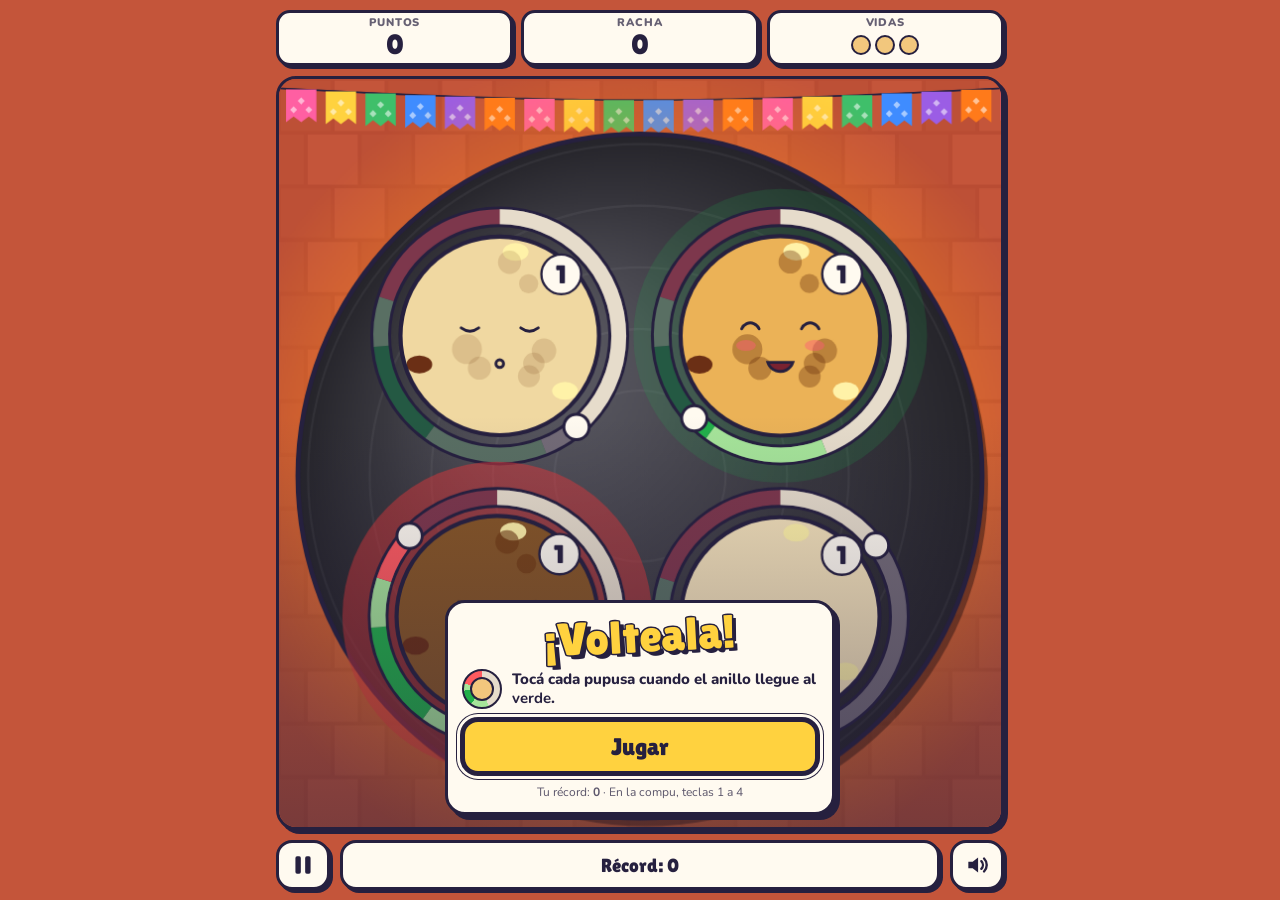
<file: index.html>
<!doctype html>
<html lang="es">
<head>
<meta charset="utf-8">
<meta name="viewport" content="width=device-width,initial-scale=1,viewport-fit=cover">
<title>¡Volteala!</title>
<link rel="preconnect" href="https://fonts.googleapis.com">
<link rel="preconnect" href="https://fonts.gstatic.com" crossorigin>
<link rel="stylesheet" href="https://fonts.googleapis.com/css2?family=Lilita+One&family=Nunito:wght@600;800;900&display=swap">
<link rel="stylesheet" href="css/estilos.css">
</head>
<body>
<div class="app">
  <header class="hud">
    <div class="chip"><span class="lbl">Puntos</span><span class="val" id="score">0</span></div>
    <div class="chip" id="streakChip"><span class="lbl">Racha</span><span class="val" id="streak">0</span></div>
    <div class="chip" id="livesChip"><span class="lbl">Vidas</span><span class="lives" id="lives" aria-label="3 vidas"></span></div>
  </header>

  <main class="stage" id="stage">
    <canvas id="game" aria-label="Comal con pupusas"></canvas>
    <div class="overlay" id="overlay">
      <section class="panel compact" id="ovMenu">
        <h1 class="logo">¡Volteala!</h1>
        <p class="lead"><span class="ring-demo" aria-hidden="true"></span><span>Tocá cada pupusa cuando el anillo llegue al <b>verde</b>.</span></p>
        <button class="btn big" id="playBtn" type="button">Jugar</button>
        <p class="keys">Tu récord: <b id="bestTxt">0</b> · En la compu, teclas 1 a 4</p>
      </section>

      <section class="panel" id="ovPause" hidden>
        <h2 class="title">Pausa</h2>
        <button class="btn big" id="resumeBtn" type="button">Seguir</button>
        <button class="btn ghost" id="quitBtn" type="button">Salir al menú</button>
      </section>

      <section class="panel" id="ovOver" hidden>
        <h2 class="title">¡Se quemaron 3!</h2>
        <p class="newbest" id="newBest" hidden>¡Récord nuevo!</p>
        <div class="final"><span class="lbl">Puntos</span><span class="big-num" id="finalScore">0</span></div>
        <dl class="stats">
          <div class="st-good"><dt>🟩 Perfectas</dt><dd id="stPerf">0</dd></div>
          <div><dt>🟨 Buenas</dt><dd id="stOk">0</dd></div>
          <div><dt>⬜ Crudas</dt><dd id="stRaw">0</dd></div>
          <div class="st-bad"><dt>🟥 Quemadas</dt><dd id="stBurnt">0</dd></div>
          <div><dt>Mejor racha</dt><dd id="stStreak">0</dd></div>
          <div><dt>Nivel</dt><dd id="stLevel">1</dd></div>
        </dl>
        <button class="btn big" id="againBtn" type="button">Otra vez</button>
        <button class="btn ghost" id="menuBtn" type="button">Menú</button>
      </section>
    </div>
  </main>

  <footer class="bar">
    <button class="btn icon" id="pauseBtn" type="button" aria-label="Pausa">
      <svg viewBox="0 0 24 24" aria-hidden="true"><rect x="5" y="4" width="5" height="16" rx="1.5" fill="currentColor"/><rect x="14" y="4" width="5" height="16" rx="1.5" fill="currentColor"/></svg>
    </button>
    <div class="pill" id="modePill">¡Volteala!</div>
    <button class="btn icon" id="soundBtn" type="button" aria-label="Sonido" aria-pressed="true"></button>
  </footer>
</div>

<!-- El orden importa: cada archivo usa lo que definen los anteriores -->
<script src="js/config.js"></script>
<script src="js/sonido.js"></script>
<script src="js/dibujo.js"></script>
<script src="js/juego.js"></script>
<script src="js/main.js"></script>
</body>
</html>
</file>
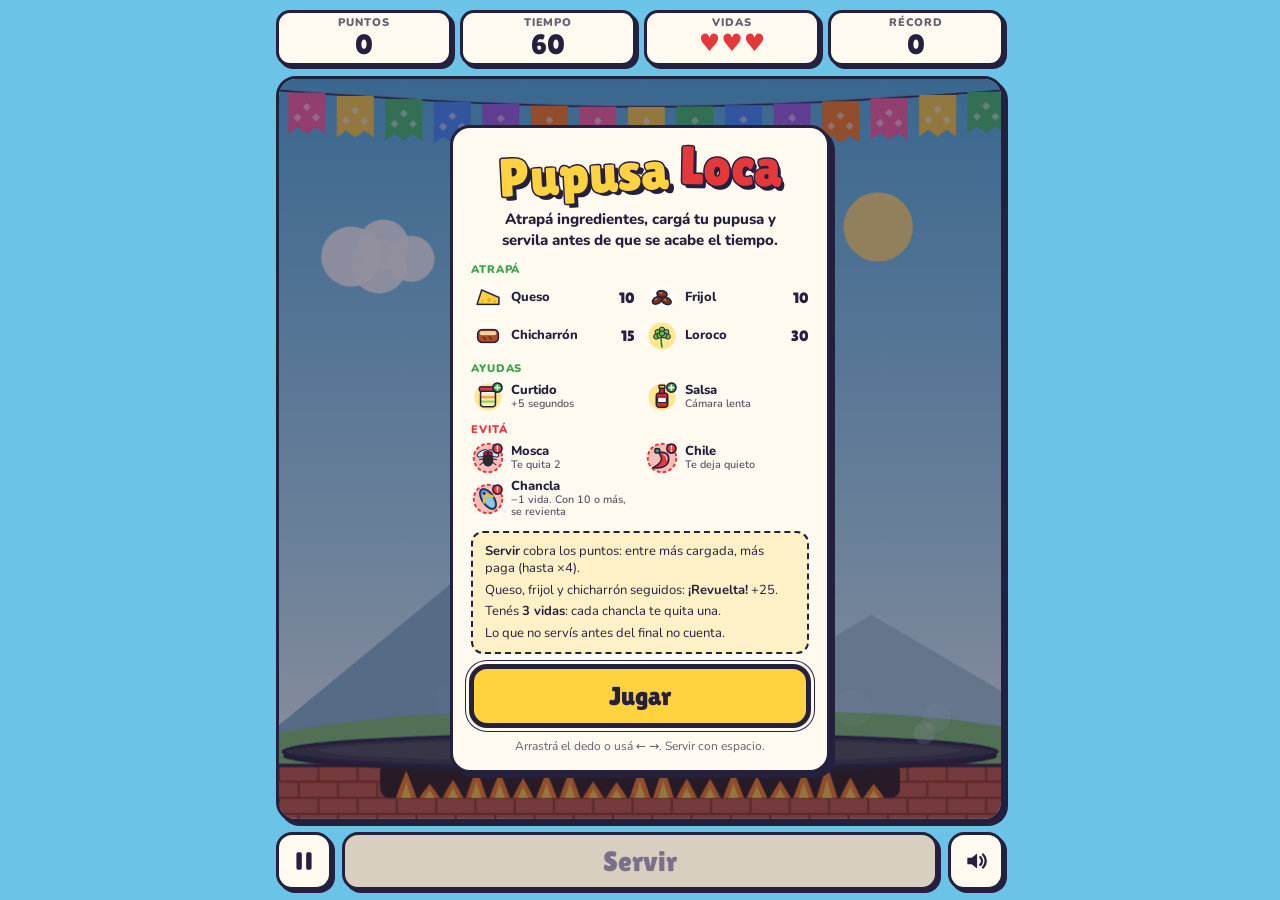
<file: versiones/1-pupusa-loca-atrapar.html>
<!doctype html><html lang="es"><head><meta charset="utf-8"><meta name="viewport" content="width=device-width,initial-scale=1,viewport-fit=cover"></head><body>
<title>Pupusa Loca</title>
<meta name="claude:viewport-fit-sides" content="cover">
<link rel="preconnect" href="https://fonts.googleapis.com">
<link rel="preconnect" href="https://fonts.gstatic.com" crossorigin>
<link rel="stylesheet" href="https://fonts.googleapis.com/css2?family=Lilita+One&family=Nunito:wght@600;800;900&display=swap">
<style>
/* Layout: una sola pantalla de arcade: marcador arriba, comal en el centro, botón Servir al alcance del pulgar */
:root {
  --sky: #6cc3e8;
  --ink: #26203f;
  --paper: #fffaf0;
  --gold: #ffd23f;
  --chile: #e5383b;
  --leaf: #3fa34d;
  --shade: rgba(38, 32, 63, .5);
  --display: "Lilita One", "Arial Rounded MT Bold", "Trebuchet MS", system-ui, sans-serif;
  --body: "Nunito", "Segoe UI", system-ui, sans-serif;
  color-scheme: light;
}
[hidden] { display: none !important; }
html, body { height: 100%; margin: 0; }
body {
  background: var(--sky);
  color: var(--ink);
  font-family: var(--body);
  overflow: hidden;
  -webkit-tap-highlight-color: transparent;
}
.app {
  box-sizing: border-box;
  height: 100%;
  max-width: 760px;
  margin: 0 auto;
  display: flex;
  flex-direction: column;
  gap: 10px;
  padding-block: 10px;
  padding-left: max(16px, env(safe-area-inset-left, 0px));
  padding-right: max(16px, env(safe-area-inset-right, 0px));
}
.hud { display: flex; gap: 8px; }
.chip {
  flex: 1;
  min-width: 0;
  display: flex;
  flex-direction: column;
  align-items: center;
  background: var(--paper);
  border: 3px solid var(--ink);
  border-radius: 14px;
  box-shadow: 3px 3px 0 var(--ink);
  padding: 2px 4px 4px;
}
.lbl {
  font-size: 11px;
  font-weight: 900;
  text-transform: uppercase;
  letter-spacing: .08em;
  opacity: .7;
}
.val {
  font-family: var(--display);
  font-size: clamp(20px, 5.5vw, 28px);
  line-height: 1.05;
  font-variant-numeric: tabular-nums;
}
.hearts { display: flex; gap: 1px; font-size: clamp(18px, 5vw, 24px); line-height: 1.15; font-family: "Segoe UI Symbol", system-ui, sans-serif; }
.heart { color: var(--chile); }
.heart.off { color: #d9cfc0; }
.chip.hurt { animation: hurt .4s; background: #ffd6d6; }
@keyframes hurt { 25% { transform: translateX(-5px); } 75% { transform: translateX(5px); } }
.chip.low { background: var(--chile); color: var(--paper); }
.chip.low .val { animation: tick 1s steps(1) infinite; }
@keyframes tick { 50% { transform: scale(1.12); } }

.stage {
  position: relative;
  flex: 1;
  min-height: 0;
  border: 3px solid var(--ink);
  border-radius: 20px;
  overflow: hidden;
  box-shadow: 4px 4px 0 var(--ink);
  background: var(--sky);
}
canvas#game { display: block; width: 100%; height: 100%; touch-action: none; cursor: grab; }

.overlay {
  position: absolute;
  inset: 0;
  display: grid;
  place-items: center;
  padding: 12px;
  background: var(--shade);
}
.panel {
  box-sizing: border-box;
  width: 100%;
  max-width: 380px;
  max-height: 100%;
  overflow-y: auto;
  background: var(--paper);
  border: 3px solid var(--ink);
  border-radius: 20px;
  box-shadow: 5px 5px 0 var(--ink);
  padding: 18px 18px 16px;
  display: flex;
  flex-direction: column;
  gap: 12px;
  text-align: center;
}
.logo {
  margin: 0;
  font-family: var(--display);
  font-weight: 400;
  font-size: clamp(40px, 12vw, 54px);
  line-height: .95;
  color: var(--gold);
  -webkit-text-stroke: 3px var(--ink);
  paint-order: stroke fill;
  text-shadow: 4px 4px 0 var(--ink);
  transform: rotate(-3deg);
  text-wrap: balance;
}
.logo span { color: var(--chile); display: inline-block; transform: rotate(4deg); }
.lead { margin: 0; font-weight: 800; font-size: 15px; line-height: 1.35; text-wrap: balance; }
.legend { display: grid; gap: 8px; text-align: left; }
.grp h2 {
  margin: 0 0 4px;
  font-size: 11px;
  font-weight: 900;
  text-transform: uppercase;
  letter-spacing: .08em;
  color: var(--leaf);
}
.grp.bad h2 { color: var(--chile); }
.grp ul {
  list-style: none;
  margin: 0;
  padding: 0;
  display: grid;
  grid-template-columns: 1fr 1fr;
  gap: 4px 10px;
}
.grp li { display: flex; align-items: center; gap: 6px; font-size: 13px; font-weight: 800; line-height: 1.15; min-width: 0; }
.grp li small { display: block; font-weight: 600; opacity: .75; }
.grp li b { font-family: var(--display); font-weight: 400; font-size: 15px; margin-left: auto; }
.ico { width: 34px; height: 34px; flex: none; }
.rules {
  margin: 0;
  padding: 10px 12px;
  list-style: none;
  text-align: left;
  font-size: 13px;
  line-height: 1.35;
  background: #fff1c7;
  border: 2px dashed var(--ink);
  border-radius: 12px;
  display: grid;
  gap: 4px;
}
.keys { margin: 0; font-size: 12px; opacity: .7; }
.title { margin: 0; font-family: var(--display); font-weight: 400; font-size: 32px; line-height: 1; text-wrap: balance; }
.newbest {
  margin: 0;
  align-self: center;
  font-family: var(--display);
  font-size: 18px;
  background: var(--gold);
  border: 3px solid var(--ink);
  border-radius: 999px;
  padding: 2px 14px;
  transform: rotate(-2deg);
}
.final { display: flex; flex-direction: column; align-items: center; }
.big-num { font-family: var(--display); font-size: 64px; line-height: 1; font-variant-numeric: tabular-nums; }
.stats { margin: 0; display: grid; grid-template-columns: repeat(3, 1fr); gap: 6px; }
.stats div { background: #fff1c7; border: 2px solid var(--ink); border-radius: 10px; padding: 6px 4px; }
.stats dt { font-size: 11px; font-weight: 800; line-height: 1.15; }
.stats dd { margin: 2px 0 0; font-family: var(--display); font-size: 22px; font-variant-numeric: tabular-nums; }

.btn {
  font-family: var(--display);
  font-size: 22px;
  color: var(--ink);
  background: var(--gold);
  border: 3px solid var(--ink);
  border-radius: 16px;
  box-shadow: 3px 3px 0 var(--ink);
  padding: 10px 18px;
  cursor: pointer;
  touch-action: manipulation;
  transition: transform .06s, box-shadow .06s;
}
.btn:active:not(:disabled) { transform: translate(3px, 3px); box-shadow: 0 0 0 var(--ink); }
.btn:focus-visible { outline: 3px solid var(--paper); outline-offset: 2px; box-shadow: 3px 3px 0 var(--ink), 0 0 0 6px var(--ink); }
.btn.big { font-size: 26px; padding: 12px 18px; }
.btn.ghost { background: var(--paper); font-size: 18px; padding: 8px 14px; }
.bar { display: flex; gap: 10px; align-items: stretch; }
.btn.serve { flex: 1; min-width: 0; font-size: clamp(22px, 6vw, 28px); background: var(--chile); color: var(--paper); }
.btn.serve:disabled { background: #d9cfc0; color: #7a7088; cursor: default; }
.btn.serve.urge { animation: urge .5s ease-in-out infinite alternate; }
@keyframes urge { to { transform: scale(1.04) rotate(-1deg); background: #ff5a3c; } }
.btn.icon { width: 56px; padding: 0; display: grid; place-items: center; background: var(--paper); }
.btn.icon svg { width: 26px; height: 26px; }
@media (prefers-reduced-motion: reduce) {
  .btn.serve.urge, .chip.low .val { animation: none; }
}
</style>

<div class="app">
  <header class="hud">
    <div class="chip"><span class="lbl">Puntos</span><span class="val" id="score">0</span></div>
    <div class="chip" id="timeChip"><span class="lbl">Tiempo</span><span class="val" id="time">60</span></div>
    <div class="chip" id="livesChip"><span class="lbl">Vidas</span><span class="hearts" id="hearts" aria-label="3 vidas"></span></div>
    <div class="chip"><span class="lbl">Récord</span><span class="val" id="best">0</span></div>
  </header>

  <main class="stage" id="stage">
    <canvas id="game" aria-label="Comal con la pupusa"></canvas>
    <div class="overlay" id="overlay">
      <section class="panel" id="ovMenu">
        <h1 class="logo">Pupusa <span>Loca</span></h1>
        <p class="lead">Atrapá ingredientes, cargá tu pupusa y servila antes de que se acabe el tiempo.</p>
        <div class="legend">
          <div class="grp">
            <h2>Atrapá</h2>
            <ul>
              <li><canvas class="ico" data-type="queso"></canvas>Queso<b>10</b></li>
              <li><canvas class="ico" data-type="frijol"></canvas>Frijol<b>10</b></li>
              <li><canvas class="ico" data-type="chicharron"></canvas>Chicharrón<b>15</b></li>
              <li><canvas class="ico" data-type="loroco"></canvas>Loroco<b>30</b></li>
            </ul>
          </div>
          <div class="grp">
            <h2>Ayudas</h2>
            <ul>
              <li><canvas class="ico" data-type="curtido"></canvas><span>Curtido<small>+5 segundos</small></span></li>
              <li><canvas class="ico" data-type="salsa"></canvas><span>Salsa<small>Cámara lenta</small></span></li>
            </ul>
          </div>
          <div class="grp bad">
            <h2>Evitá</h2>
            <ul>
              <li><canvas class="ico" data-type="mosca"></canvas><span>Mosca<small>Te quita 2</small></span></li>
              <li><canvas class="ico" data-type="chile"></canvas><span>Chile<small>Te deja quieto</small></span></li>
              <li><canvas class="ico" data-type="chancla"></canvas><span>Chancla<small>−1 vida. Con 10 o más, se revienta</small></span></li>
            </ul>
          </div>
        </div>
        <ul class="rules">
          <li><b>Servir</b> cobra los puntos: entre más cargada, más paga (hasta ×4).</li>
          <li>Queso, frijol y chicharrón seguidos: <b>¡Revuelta!</b> +25.</li>
          <li>Tenés <b>3 vidas</b>: cada chancla te quita una.</li>
          <li>Lo que no servís antes del final no cuenta.</li>
        </ul>
        <button class="btn big" id="playBtn" type="button">Jugar</button>
        <p class="keys">Arrastrá el dedo o usá ← →. Servir con espacio.</p>
      </section>

      <section class="panel" id="ovPause" hidden>
        <h2 class="title">Pausa</h2>
        <button class="btn big" id="resumeBtn" type="button">Seguir</button>
        <button class="btn ghost" id="restartBtn" type="button">Empezar de nuevo</button>
      </section>

      <section class="panel" id="ovOver" hidden>
        <h2 class="title" id="overTitle">¡Se acabó el tiempo!</h2>
        <p class="newbest" id="newBest" hidden>¡Récord nuevo!</p>
        <div class="final"><span class="lbl">Puntos</span><span class="big-num" id="finalScore">0</span></div>
        <dl class="stats">
          <div><dt>Pupusas servidas</dt><dd id="stServed">0</dd></div>
          <div><dt>La más cargada</dt><dd id="stBig">0</dd></div>
          <div><dt>Sin servir</dt><dd id="stLost">0</dd></div>
        </dl>
        <button class="btn big" id="againBtn" type="button">Otra vez</button>
      </section>
    </div>
  </main>

  <footer class="bar">
    <button class="btn icon" id="pauseBtn" type="button" aria-label="Pausa">
      <svg viewBox="0 0 24 24" aria-hidden="true"><rect x="5" y="4" width="5" height="16" rx="1.5" fill="currentColor"/><rect x="14" y="4" width="5" height="16" rx="1.5" fill="currentColor"/></svg>
    </button>
    <button class="btn serve" id="serve" type="button" disabled><span id="serveLabel">Servir</span></button>
    <button class="btn icon" id="soundBtn" type="button" aria-label="Sonido" aria-pressed="true"></button>
  </footer>
</div>

<script>
(() => {
  const INK = '#26203f';
  const DISPLAY = '"Lilita One", "Arial Rounded MT Bold", "Trebuchet MS", sans-serif';
  const ROUND = 60;
  const BEST_KEY = 'pupusaLoca.best';
  const SOUND_KEY = 'pupusaLoca.sound';

  // w = peso al sortear qué cae
  const TYPES = {
    queso:      { kind: 'good', pts: 10, w: 22, colors: ['#ffd23f', '#fff2a8'] },
    frijol:     { kind: 'good', pts: 10, w: 22, colors: ['#7b341b', '#b0603a'] },
    chicharron: { kind: 'good', pts: 15, w: 17, colors: ['#b64a24', '#f6d19a'] },
    loroco:     { kind: 'good', pts: 30, w: 6,  colors: ['#6cc04a', '#ffd23f'] },
    curtido:    { kind: 'help', w: 3 },
    salsa:      { kind: 'help', w: 3 },
    mosca:      { kind: 'bad', w: 9 },
    chile:      { kind: 'bad', w: 7 },
    chancla:    { kind: 'bad', w: 9 },
  };
  const BASE3 = ['queso', 'frijol', 'chicharron'];
  const MILESTONES = { 5: '¡Bien cargadita!', 10: '¡Ve qué chivo!', 15: '¡A la gran!', 20: '¡Pupusa loca!' };
  const REVIENTA = 10;
  const LIVES = 3;

  const $ = (id) => document.getElementById(id);
  const rand = (a, b) => a + Math.random() * (b - a);
  const clamp = (v, a, b) => Math.max(a, Math.min(b, v));
  const reduceMotion = window.matchMedia('(prefers-reduced-motion: reduce)').matches;

  const cv = $('game');
  const ctx = cv.getContext('2d');
  const stage = $('stage');

  let W = 400, H = 600, S = 1, DPR = 1, groundY = 500, bg = null;
  let state = 'menu';
  let score = 0, timeLeft = ROUND, elapsed = 0, spawnT = 0, slow = 0, shakeT = 0;
  let served = 0, biggest = 0, best = 0;
  let lives = LIVES, invuln = 0, flashT = 0, endT = 0;
  let items = [], parts = [], texts = [], steam = [], steamT = 0;
  let targetX = null, pointerDown = false;
  const keys = { left: false, right: false };

  const SPOTS = Array.from({ length: 8 }, () => ({ a: rand(0, Math.PI * 2), d: Math.sqrt(Math.random()) * 0.85, s: rand(0.6, 1.2) }));
  const DRIP_SLOTS = [0.5, 0.32, 0.68, 0.2, 0.8, 0.42, 0.58].map((f) => f * Math.PI);

  const player = { x: 200, count: 0, pending: 0, cheese: 0, specks: [], last3: [], hit: new Set(),
    stun: 0, squash: 0, mouth: 0, happy: 0, burn: 0 };

  try { best = parseInt(localStorage.getItem(BEST_KEY) || '0', 10) || 0; } catch (e) {}

  // ---------- tamaño de la pupusa ----------
  const radius = () => Math.min(W * 0.3, (44 + Math.min(player.count, 30) * 2.1) * S);
  const thick = () => (10 + Math.min(player.count, 30) * 0.9) * S;
  const mult = () => Math.min(4, 1 + player.count * 0.1);
  const maxSpeed = () => (W * 1.5) / (1 + player.count * 0.04);
  function pupusaTop() {
    const ry = radius() * 0.42;
    return groundY - ry - thick();
  }

  // ---------- dibujo ----------
  function rr(c, x, y, w, h, r) {
    c.beginPath();
    c.moveTo(x + r, y);
    c.arcTo(x + w, y, x + w, y + h, r);
    c.arcTo(x + w, y + h, x, y + h, r);
    c.arcTo(x, y + h, x, y, r);
    c.arcTo(x, y, x + w, y, r);
    c.closePath();
  }
  function ell(c, x, y, rx, ry, rot = 0) {
    c.beginPath();
    c.ellipse(x, y, Math.max(0.1, rx), Math.max(0.1, ry), rot, 0, Math.PI * 2);
  }

  function drawItem(c, type, x, y, r, rot, t) {
    const kind = TYPES[type].kind;
    c.save();
    c.translate(x, y);
    // halo: blanco = bueno, dorado = especial o ayuda, rojo con borde que late = malo
    if (kind === 'bad') {
      const pulse = 1 + Math.sin(t * 10) * 0.07;
      c.beginPath(); c.arc(0, 0, r * 1.22 * pulse, 0, Math.PI * 2);
      c.fillStyle = 'rgba(229,56,59,.3)'; c.fill();
      c.lineWidth = Math.max(2, r * 0.13); c.strokeStyle = '#e5383b';
      c.setLineDash([r * 0.32, r * 0.2]); c.stroke(); c.setLineDash([]);
    } else {
      c.fillStyle = kind === 'help' || type === 'loroco' ? 'rgba(255,214,51,.5)' : 'rgba(255,255,255,.5)';
      c.beginPath(); c.arc(0, 0, r * 1.18, 0, Math.PI * 2); c.fill();
    }
    c.rotate(rot);
    c.lineWidth = Math.max(1.5, r * 0.12);
    c.strokeStyle = INK;
    c.lineJoin = 'round';
    c.lineCap = 'round';

    switch (type) {
      case 'queso':
        c.beginPath();
        c.moveTo(-r * 0.95, r * 0.55); c.lineTo(r * 0.95, r * 0.55);
        c.lineTo(r * 0.95, -r * 0.05); c.lineTo(-r * 0.55, -r * 0.7);
        c.closePath();
        c.fillStyle = '#ffd23f'; c.fill(); c.stroke();
        c.fillStyle = '#e9a81c';
        for (const [hx, hy, hr] of [[0.1, 0.18, 0.17], [0.58, 0.3, 0.11], [-0.48, 0.3, 0.1], [0.5, -0.05, 0.08]]) {
          c.beginPath(); c.arc(hx * r, hy * r, hr * r, 0, Math.PI * 2); c.fill();
        }
        break;
      case 'frijol':
        for (const [bx, by, br] of [[-0.42, 0.2, -0.5], [0.38, 0.25, 0.45], [0, -0.35, 0.15]]) {
          ell(c, bx * r, by * r, r * 0.44, r * 0.29, br);
          c.fillStyle = '#7b341b'; c.fill(); c.stroke();
          ell(c, bx * r - r * 0.1, by * r - r * 0.08, r * 0.14, r * 0.07, br);
          c.fillStyle = '#c47a50'; c.fill();
        }
        break;
      case 'chicharron':
        rr(c, -r * 0.9, -r * 0.55, r * 1.8, r * 1.1, r * 0.38);
        c.fillStyle = '#b64a24'; c.fill(); c.stroke();
        rr(c, -r * 0.72, -r * 0.42, r * 1.44, r * 0.34, r * 0.17);
        c.fillStyle = '#f6d19a'; c.fill();
        c.lineWidth = Math.max(1, r * 0.07);
        c.beginPath();
        c.moveTo(-r * 0.4, r * 0.1); c.lineTo(-r * 0.2, r * 0.3);
        c.moveTo(r * 0.1, r * 0.05); c.lineTo(r * 0.3, r * 0.28);
        c.stroke();
        break;
      case 'loroco': {
        c.strokeStyle = '#2f7d33';
        c.lineWidth = Math.max(1.5, r * 0.14);
        c.beginPath(); c.moveTo(0, r * 0.95); c.quadraticCurveTo(-r * 0.15, r * 0.3, 0, -r * 0.1); c.stroke();
        c.strokeStyle = INK;
        c.lineWidth = Math.max(1, r * 0.08);
        const buds = [[0, -0.55], [-0.38, -0.35], [0.38, -0.35], [-0.5, 0.05], [0.5, 0.05], [-0.2, -0.05], [0.2, -0.05], [0, -0.22]];
        for (const [bx, by] of buds) {
          c.beginPath(); c.arc(bx * r, by * r, r * 0.22, 0, Math.PI * 2);
          c.fillStyle = '#6cc04a'; c.fill(); c.stroke();
        }
        break;
      }
      case 'curtido':
        rr(c, -r * 0.65, -r * 0.55, r * 1.3, r * 1.4, r * 0.25);
        c.fillStyle = '#eaf7ff'; c.fill();
        c.save(); c.clip();
        c.fillStyle = '#f5efc4'; c.fillRect(-r, -r * 0.35, r * 2, r * 1.3);
        c.fillStyle = '#ff9f43'; c.fillRect(-r, -r * 0.1, r * 2, r * 0.22);
        c.fillStyle = '#9bd35a'; c.fillRect(-r, r * 0.3, r * 2, r * 0.2);
        c.restore();
        rr(c, -r * 0.65, -r * 0.55, r * 1.3, r * 1.4, r * 0.25); c.stroke();
        rr(c, -r * 0.75, -r * 0.88, r * 1.5, r * 0.38, r * 0.12);
        c.fillStyle = '#e5383b'; c.fill(); c.stroke();
        break;
      case 'salsa':
        rr(c, -r * 0.5, -r * 0.35, r * 1.0, r * 1.25, r * 0.25);
        c.fillStyle = '#d62828'; c.fill(); c.stroke();
        rr(c, -r * 0.2, -r * 0.82, r * 0.4, r * 0.52, r * 0.08);
        c.fillStyle = '#d62828'; c.fill(); c.stroke();
        rr(c, -r * 0.26, -r * 1.02, r * 0.52, r * 0.26, r * 0.08);
        c.fillStyle = '#ffd23f'; c.fill(); c.stroke();
        rr(c, -r * 0.38, r * 0.02, r * 0.76, r * 0.46, r * 0.08);
        c.fillStyle = '#fffaf0'; c.fill();
        c.lineWidth = Math.max(1, r * 0.07); c.stroke();
        break;
      case 'mosca': {
        const flap = 0.55 + 0.45 * Math.abs(Math.sin(t * 38));
        c.fillStyle = 'rgba(205,232,255,.9)';
        c.lineWidth = Math.max(1, r * 0.08);
        ell(c, -r * 0.48, -r * 0.4, r * 0.5, r * 0.28 * flap, -0.5); c.fill(); c.stroke();
        ell(c, r * 0.48, -r * 0.4, r * 0.5, r * 0.28 * flap, 0.5); c.fill(); c.stroke();
        c.beginPath();
        c.moveTo(-r * 0.3, r * 0.3); c.lineTo(-r * 0.7, r * 0.6);
        c.moveTo(r * 0.3, r * 0.3); c.lineTo(r * 0.7, r * 0.6);
        c.moveTo(-r * 0.3, r * 0.05); c.lineTo(-r * 0.75, r * 0.15);
        c.moveTo(r * 0.3, r * 0.05); c.lineTo(r * 0.75, r * 0.15);
        c.stroke();
        ell(c, 0, r * 0.12, r * 0.42, r * 0.58);
        c.fillStyle = '#2b2b2b'; c.fill(); c.stroke();
        c.fillStyle = '#c1121f';
        c.beginPath(); c.arc(-r * 0.2, -r * 0.38, r * 0.18, 0, Math.PI * 2); c.fill(); c.stroke();
        c.beginPath(); c.arc(r * 0.2, -r * 0.38, r * 0.18, 0, Math.PI * 2); c.fill(); c.stroke();
        break;
      }
      case 'chile':
        c.beginPath();
        c.moveTo(-r * 0.35, -r * 0.5);
        c.quadraticCurveTo(r * 0.8, -r * 0.6, r * 0.55, r * 0.35);
        c.quadraticCurveTo(r * 0.3, r * 0.95, -r * 0.8, r * 0.85);
        c.quadraticCurveTo(-r * 0.05, r * 0.45, -r * 0.05, r * 0.05);
        c.quadraticCurveTo(-r * 0.1, -r * 0.3, -r * 0.35, -r * 0.5);
        c.closePath();
        c.fillStyle = '#e5383b'; c.fill(); c.stroke();
        rr(c, -r * 0.62, -r * 0.82, r * 0.42, r * 0.38, r * 0.12);
        c.fillStyle = '#3fa34d'; c.fill(); c.stroke();
        c.strokeStyle = 'rgba(255,255,255,.75)';
        c.lineWidth = Math.max(1, r * 0.1);
        c.beginPath(); c.moveTo(r * 0.15, -r * 0.3); c.quadraticCurveTo(r * 0.45, -r * 0.2, r * 0.4, r * 0.15); c.stroke();
        break;
      case 'chancla':
        ell(c, 0, 0, r * 0.52, r * 1.0);
        c.fillStyle = '#3a86ff'; c.fill(); c.stroke();
        ell(c, 0, r * 0.05, r * 0.36, r * 0.8);
        c.fillStyle = '#8ecae6'; c.fill();
        c.strokeStyle = '#ffbe0b';
        c.lineWidth = Math.max(2, r * 0.2);
        c.beginPath(); c.moveTo(-r * 0.46, r * 0.05); c.lineTo(0, -r * 0.58); c.lineTo(r * 0.46, r * 0.05); c.stroke();
        c.fillStyle = INK;
        c.beginPath(); c.arc(0, -r * 0.58, r * 0.12, 0, Math.PI * 2); c.fill();
        break;
    }
    c.restore();

    // insignia fija (no gira con el objeto): "!" para malos, "+" para ayudas
    if (kind === 'bad' || kind === 'help') {
      const bx = x + r * 0.82, by = y - r * 0.82, br = r * 0.4;
      c.beginPath(); c.arc(bx, by, br, 0, Math.PI * 2);
      c.fillStyle = kind === 'bad' ? '#e5383b' : '#3fa34d'; c.fill();
      c.lineWidth = Math.max(1.5, r * 0.09); c.strokeStyle = INK; c.stroke();
      c.strokeStyle = '#fff'; c.lineCap = 'round'; c.lineWidth = Math.max(1.5, br * 0.32);
      c.beginPath();
      if (kind === 'bad') {
        c.moveTo(bx, by - br * 0.5); c.lineTo(bx, by + br * 0.1);
        c.moveTo(bx, by + br * 0.48); c.lineTo(bx, by + br * 0.5);
      } else {
        c.moveTo(bx - br * 0.5, by); c.lineTo(bx + br * 0.5, by);
        c.moveTo(bx, by - br * 0.5); c.lineTo(bx, by + br * 0.5);
      }
      c.stroke();
    }
  }

  // sombra en el comal donde va a caer cada objeto; roja con X para los malos
  function drawMarkers() {
    for (const it of items) {
      const k = clamp(it.y / groundY, 0, 1);
      const rx = it.r * (0.5 + 0.7 * k), ry = rx * 0.35, y = groundY + 4 * S;
      ell(ctx, it.x, y, rx, ry);
      if (TYPES[it.type].kind === 'bad') {
        ctx.fillStyle = `rgba(229,56,59,${0.25 + 0.5 * k})`; ctx.fill();
        ctx.lineWidth = 2 * S; ctx.strokeStyle = '#e5383b'; ctx.stroke();
        ctx.strokeStyle = '#fff';
        ctx.beginPath();
        ctx.moveTo(it.x - ry * 0.7, y - ry * 0.7); ctx.lineTo(it.x + ry * 0.7, y + ry * 0.7);
        ctx.moveTo(it.x + ry * 0.7, y - ry * 0.7); ctx.lineTo(it.x - ry * 0.7, y + ry * 0.7);
        ctx.stroke();
      } else {
        ctx.fillStyle = `rgba(0,0,0,${0.2 * k})`; ctx.fill();
      }
    }
  }

  function drawSpeck(s, x, y, k) {
    ctx.lineWidth = 1.2 * S;
    ctx.strokeStyle = INK;
    switch (s.type) {
      case 'queso':
        ell(ctx, x, y, 6 * k, 4 * k, s.rot); ctx.fillStyle = '#fff2a8'; ctx.fill(); ctx.stroke(); break;
      case 'frijol':
        ell(ctx, x, y, 4.5 * k, 3 * k, s.rot); ctx.fillStyle = '#6b2f15'; ctx.fill(); ctx.stroke(); break;
      case 'chicharron':
        ctx.save(); ctx.translate(x, y); ctx.rotate(s.rot);
        rr(ctx, -5 * k, -3.5 * k, 10 * k, 7 * k, 2.5 * k); ctx.fillStyle = '#a8431f'; ctx.fill(); ctx.stroke();
        ctx.restore(); break;
      case 'loroco':
        ctx.fillStyle = '#4fae3f';
        for (const [dx, dy] of [[0, 0], [3.5, 2], [-3, 2.5]]) {
          ctx.beginPath(); ctx.arc(x + dx * k, y + dy * k, 2.6 * k, 0, Math.PI * 2); ctx.fill(); ctx.stroke();
        }
        break;
    }
  }

  function drawPupusa(t) {
    const p = player;
    const r = radius(), th = thick();
    const sq = 1 + p.squash * 0.16;
    const rx = r * sq, ry = (r * 0.42) / sq;
    const heavy = p.count >= REVIENTA;
    let x = p.x;
    if (heavy && state === 'play' && !reduceMotion) x += Math.sin(t * 28) * 1.3 * S;
    const yb = groundY - ry, yt = yb - th / sq;

    ell(ctx, x, groundY - 2 * S, rx * 1.06, ry * 0.75);
    ctx.fillStyle = 'rgba(20,10,0,.3)'; ctx.fill();

    // costado (la masa gruesa)
    ctx.beginPath();
    ctx.ellipse(x, yb, rx, ry, 0, 0, Math.PI);
    ctx.lineTo(x - rx, yt);
    ctx.ellipse(x, yt, rx, ry, 0, Math.PI, Math.PI * 2);
    ctx.closePath();
    ctx.fillStyle = '#cf8c3c'; ctx.fill();
    ctx.lineWidth = 3 * S; ctx.strokeStyle = INK; ctx.stroke();

    ell(ctx, x, yt, rx, ry);
    ctx.fillStyle = '#f2c77d'; ctx.fill();
    ctx.fillStyle = 'rgba(150,80,20,.32)';
    for (const s of SPOTS) {
      ell(ctx, x + Math.cos(s.a) * s.d * rx * 0.85, yt + Math.sin(s.a) * s.d * ry * 0.85, s.s * rx * 0.11, s.s * ry * 0.11);
      ctx.fill();
    }

    // queso chorreando por la orilla
    const drips = Math.min(DRIP_SLOTS.length, Math.floor(p.cheese / 2));
    for (let i = 0; i < drips; i++) {
      const a = DRIP_SLOTS[i];
      const dx = x + Math.cos(a) * rx * 0.97, dy = yt + Math.sin(a) * ry * 0.97;
      const L = (9 + (i % 3) * 5) * S * (1 + p.count * 0.02);
      rr(ctx, dx - 3.8 * S, dy - 4 * S, 7.6 * S, L, 3.8 * S);
      ctx.fillStyle = '#fff6c2'; ctx.fill();
      ctx.lineWidth = 2 * S; ctx.strokeStyle = INK; ctx.stroke();
    }

    const k = S * (1 + Math.min(p.count, 30) * 0.015);
    for (const s of p.specks) drawSpeck(s, x + Math.cos(s.a) * s.d * rx * 0.8, yt + Math.sin(s.a) * s.d * ry * 0.78, k);

    if (p.burn > 0) {
      ctx.globalAlpha = p.burn * 0.45;
      ell(ctx, x, yt, rx, ry); ctx.fillStyle = '#ff3b30'; ctx.fill();
      ctx.globalAlpha = 1;
    }
    ell(ctx, x, yt, rx, ry);
    ctx.lineWidth = 3 * S; ctx.strokeStyle = INK; ctx.stroke();

    drawFace(x, yt, rx, ry, t, heavy);

    if (p.count > 0 && state === 'play') {
      const txt = `${p.pending} × ${mult().toFixed(1)}`;
      ctx.font = `${15 * S}px ${DISPLAY}`;
      const w = ctx.measureText(txt).width + 18 * S, h = 24 * S;
      const lx = clamp(x, w / 2 + 4, W - w / 2 - 4);
      const ly = yt - ry - h - 12 * S;
      rr(ctx, lx - w / 2, ly, w, h, 8 * S);
      ctx.fillStyle = heavy ? '#ffe1d6' : '#fffaf0'; ctx.fill();
      ctx.lineWidth = 2.5 * S; ctx.strokeStyle = INK; ctx.stroke();
      ctx.fillStyle = INK; ctx.textAlign = 'center'; ctx.textBaseline = 'middle';
      ctx.fillText(txt, lx, ly + h / 2 + 1);
    }
  }

  function drawFace(x, yt, rx, ry, t, heavy) {
    const p = player;
    const e = clamp(rx * 0.12, 6 * S, 12 * S);
    const ex = rx * 0.3, ey = yt - ry * 0.18;
    const my = yt + ry * 0.36;

    // las pupilas siguen al ingrediente bueno más cercano; si viene algo malo encima, se asusta y lo mira
    let lx = 0, ly = -0.6, bestD = Infinity, danger = null;
    for (const it of items) {
      const kind = TYPES[it.type].kind;
      if (kind === 'bad' && it.y < yt && yt - it.y < H * 0.4 && Math.abs(it.x - x) < rx + it.r) {
        if (!danger || it.y > danger.y) danger = it;
      }
      if (kind !== 'good') continue;
      const d = Math.hypot(it.x - x, it.y - ey);
      if (d < bestD) { bestD = d; lx = (it.x - x) / d; ly = (it.y - ey) / d; }
    }
    const scared = !!danger && p.stun <= 0 && p.happy <= 0;
    if (danger) { const d = Math.hypot(danger.x - x, danger.y - ey) || 1; lx = (danger.x - x) / d; ly = (danger.y - ey) / d; }
    const ee = scared ? e * 1.25 : e;

    ctx.lineWidth = 2.5 * S; ctx.strokeStyle = INK;
    ctx.fillStyle = 'rgba(255,110,130,.45)';
    ell(ctx, x - ex - e * 0.6, ey + e * 1.5, e * 0.8, e * 0.45); ctx.fill();
    ell(ctx, x + ex + e * 0.6, ey + e * 1.5, e * 0.8, e * 0.45); ctx.fill();

    for (const side of [-1, 1]) {
      const cx = x + side * ex;
      if (p.stun > 0) {
        ctx.beginPath();
        ctx.moveTo(cx - e * 0.7, ey - e * 0.7); ctx.lineTo(cx + e * 0.7, ey + e * 0.7);
        ctx.moveTo(cx + e * 0.7, ey - e * 0.7); ctx.lineTo(cx - e * 0.7, ey + e * 0.7);
        ctx.stroke();
      } else if (p.happy > 0) {
        ctx.beginPath(); ctx.arc(cx, ey + e * 0.35, e * 0.8, Math.PI * 1.15, Math.PI * 1.85); ctx.stroke();
      } else {
        const pr = scared ? 0.3 : 0.5;
        ctx.beginPath(); ctx.arc(cx, ey, ee, 0, Math.PI * 2);
        ctx.fillStyle = '#fff'; ctx.fill(); ctx.stroke();
        ctx.beginPath(); ctx.arc(cx + lx * ee * 0.45, ey + ly * ee * 0.45, ee * pr, 0, Math.PI * 2);
        ctx.fillStyle = INK; ctx.fill();
        ctx.beginPath(); ctx.arc(cx + lx * ee * 0.45 - ee * 0.12, ey + ly * ee * 0.45 - ee * 0.12, ee * 0.12, 0, Math.PI * 2);
        ctx.fillStyle = '#fff'; ctx.fill();
      }
      if ((heavy || scared) && p.happy <= 0) {
        ctx.beginPath();
        ctx.moveTo(cx - side * e * 1.0, ey - e * 1.35);
        ctx.lineTo(cx + side * e * 0.7, ey - e * 1.85);
        ctx.stroke();
      }
    }

    if (heavy) {
      const sx = x + rx * 0.8, sy = yt - ry * 0.35 + Math.sin(t * 6) * 2 * S;
      ctx.beginPath();
      ctx.moveTo(sx, sy - e * 1.1);
      ctx.quadraticCurveTo(sx + e * 0.7, sy, sx, sy + e * 0.5);
      ctx.quadraticCurveTo(sx - e * 0.7, sy, sx, sy - e * 1.1);
      ctx.fillStyle = '#8fd7ff'; ctx.fill(); ctx.lineWidth = 2 * S; ctx.stroke();
      ctx.lineWidth = 2.5 * S;
    }

    if (p.stun > 0) {
      ctx.beginPath();
      for (let i = 0; i <= 6; i++) {
        const px = x - e * 1.2 + (i / 6) * e * 2.4, py = my + (i % 2 ? -1 : 1) * e * 0.25;
        i ? ctx.lineTo(px, py) : ctx.moveTo(px, py);
      }
      ctx.stroke();
    } else if (p.mouth > 0 || scared) {
      ell(ctx, x, my, e * 0.55, e * 0.7);
      ctx.fillStyle = '#7a2230'; ctx.fill(); ctx.stroke();
    } else {
      const w = p.happy > 0 ? 1.2 : 0.85;
      ctx.beginPath(); ctx.arc(x, my - e * 0.6, e * w, Math.PI * 0.18, Math.PI * 0.82); ctx.stroke();
    }
  }

  function cloud(c, x, y, k) {
    c.fillStyle = 'rgba(255,255,255,.9)';
    for (const [dx, dy, r] of [[0, 0, 26], [28, -10, 22], [52, 2, 20], [24, 8, 24]]) {
      c.beginPath(); c.arc(x + dx * k * S, y + dy * k * S, r * k * S, 0, Math.PI * 2); c.fill();
    }
  }

  function buildBg() {
    bg = document.createElement('canvas');
    bg.width = cv.width; bg.height = cv.height;
    const c = bg.getContext('2d');
    c.setTransform(DPR, 0, 0, DPR, 0, 0);

    const g = c.createLinearGradient(0, 0, 0, groundY);
    g.addColorStop(0, '#4fb0e3'); g.addColorStop(0.75, '#b9e7f7'); g.addColorStop(1, '#e8f8fc');
    c.fillStyle = g; c.fillRect(0, 0, W, H);

    c.fillStyle = '#ffe27a';
    c.beginPath(); c.arc(W * 0.83, H * 0.2, 30 * S, 0, Math.PI * 2); c.fill();
    cloud(c, W * 0.1, H * 0.24, 1);
    cloud(c, W * 0.58, H * 0.36, 0.75);

    // volcán al fondo, con el cráter chato
    const hy = groundY - 10 * S;
    c.fillStyle = '#86b8d0';
    c.beginPath();
    c.moveTo(-10, hy);
    c.lineTo(W * 0.36, hy - H * 0.3);
    c.lineTo(W * 0.47, hy - H * 0.3);
    c.lineTo(W * 0.9, hy);
    c.closePath(); c.fill();
    c.fillStyle = '#a3cbdc';
    c.beginPath();
    c.moveTo(W * 0.55, hy); c.lineTo(W * 0.82, hy - H * 0.16); c.lineTo(W * 1.1, hy);
    c.closePath(); c.fill();
    c.fillStyle = '#7cc26f';
    c.beginPath();
    c.moveTo(0, hy);
    c.quadraticCurveTo(W * 0.25, hy - 30 * S, W * 0.5, hy - 8 * S);
    c.quadraticCurveTo(W * 0.75, hy - 30 * S, W, hy - 6 * S);
    c.lineTo(W, groundY + 20 * S); c.lineTo(0, groundY + 20 * S);
    c.closePath(); c.fill();

    // papel picado
    const colors = ['#ff5fa2', '#ffd23f', '#3fbf6a', '#3f8cff', '#9b5de5', '#ff7a1a'];
    const lineY = (x) => 10 * S + Math.sin((x / W) * Math.PI) * 14 * S;
    c.strokeStyle = INK; c.lineWidth = 1.5 * S;
    c.beginPath();
    for (let x = 0; x <= W; x += 8) x ? c.lineTo(x, lineY(x)) : c.moveTo(x, lineY(x));
    c.stroke();
    const fw = 32 * S, fh = 36 * S, step = 42 * S;
    for (let i = 0, x = 8 * S; x < W; i++, x += step) {
      const y = lineY(x + fw / 2);
      c.fillStyle = colors[i % colors.length];
      c.beginPath();
      c.moveTo(x, y); c.lineTo(x + fw, y); c.lineTo(x + fw, y + fh);
      for (let k = 4; k >= 0; k--) c.lineTo(x + (fw * k) / 4, y + fh - (k % 2 ? 6 * S : 0));
      c.closePath(); c.fill();
      c.fillStyle = 'rgba(255,255,255,.55)';
      for (const [dx, dy] of [[0.5, 0.35], [0.25, 0.6], [0.75, 0.6]]) {
        const cx = x + fw * dx, cy = y + fh * dy, d = 3.5 * S;
        c.beginPath(); c.moveTo(cx, cy - d); c.lineTo(cx + d, cy); c.lineTo(cx, cy + d); c.lineTo(cx - d, cy); c.closePath(); c.fill();
      }
    }

    // hornilla de ladrillo
    const top = groundY + 18 * S;
    c.fillStyle = '#c4553a'; c.fillRect(0, top, W, H - top);
    c.strokeStyle = '#94361f'; c.lineWidth = 2 * S;
    const bh = 14 * S, bw = 34 * S;
    for (let row = 0, y = top; y < H; row++, y += bh) {
      c.beginPath(); c.moveTo(0, y); c.lineTo(W, y); c.stroke();
      for (let x = (row % 2) * (bw / 2); x < W; x += bw) {
        c.beginPath(); c.moveTo(x, y); c.lineTo(x, y + bh); c.stroke();
      }
    }
    rr(c, W * 0.14, top - 2 * S, W * 0.72, 30 * S, 8 * S);
    c.fillStyle = '#2b1712'; c.fill();
    c.strokeStyle = INK; c.lineWidth = 3 * S;
    c.beginPath(); c.moveTo(0, top); c.lineTo(W, top); c.stroke();
  }

  function drawFlames(t) {
    const base = groundY + 46 * S;
    const x0 = W * 0.16, x1 = W * 0.84;
    const n = Math.max(5, Math.round((x1 - x0) / (20 * S)));
    for (let i = 0; i < n; i++) {
      const x = x0 + ((i + 0.5) / n) * (x1 - x0);
      const h = (20 + Math.sin(t * 9 + i * 1.7) * 6 + Math.sin(t * 13 + i) * 3) * S;
      ctx.fillStyle = '#ff7a1a';
      ctx.beginPath(); ctx.moveTo(x - 9 * S, base); ctx.quadraticCurveTo(x - 4 * S, base - h * 0.6, x, base - h);
      ctx.quadraticCurveTo(x + 4 * S, base - h * 0.6, x + 9 * S, base); ctx.closePath(); ctx.fill();
      ctx.fillStyle = '#ffd23f';
      ctx.beginPath(); ctx.moveTo(x - 4.5 * S, base); ctx.quadraticCurveTo(x, base - h * 0.5, x, base - h * 0.6);
      ctx.quadraticCurveTo(x, base - h * 0.5, x + 4.5 * S, base); ctx.closePath(); ctx.fill();
    }
  }

  function drawComal() {
    const cx = W / 2, cy = groundY + 6 * S, rx = W / 2 - 4, ry = 15 * S;
    ell(ctx, cx, cy + 4 * S, rx, ry); ctx.fillStyle = '#1f1e24'; ctx.fill();
    ell(ctx, cx, cy, rx, ry); ctx.fillStyle = '#3a3940'; ctx.fill();
    ctx.lineWidth = 3 * S; ctx.strokeStyle = INK; ctx.stroke();
    ell(ctx, cx, cy - 1 * S, rx * 0.9, ry * 0.65); ctx.fillStyle = '#4b4a53'; ctx.fill();
  }

  // ---------- efectos ----------
  function burst(x, y, colors, n, spd = 160) {
    for (let i = 0; i < n; i++) {
      const life = rand(0.45, 0.9);
      parts.push({ x, y, vx: rand(-1, 1) * spd * S, vy: rand(-1.3, -0.3) * spd * S, life, max: life,
        size: rand(2.5, 5.5) * S, color: colors[i % colors.length] });
    }
  }
  function puff(x, y, n = 4) {
    for (let i = 0; i < n; i++) steam.push({ x: x + rand(-8, 8) * S, y, r: rand(4, 8) * S, life: 1, max: 1 });
  }
  function say(text, x, y, opt = {}) {
    const life = opt.life ?? 1.1;
    texts.push({ text, x, y, vy: (opt.vy ?? -50) * S, life, max: life, size: (opt.size ?? 22) * S, color: opt.color ?? '#fffaf0' });
  }
  function shake(s) { if (!reduceMotion) shakeT = Math.max(shakeT, s); }

  function updateFx(dt) {
    for (let i = parts.length - 1; i >= 0; i--) {
      const q = parts[i];
      q.life -= dt; if (q.life <= 0) { parts.splice(i, 1); continue; }
      q.vy += 560 * S * dt; q.x += q.vx * dt; q.y += q.vy * dt;
    }
    for (let i = texts.length - 1; i >= 0; i--) {
      const q = texts[i];
      q.life -= dt; if (q.life <= 0) { texts.splice(i, 1); continue; }
      q.y += q.vy * dt;
    }
    steamT -= dt;
    if (steamT <= 0) { steamT = 0.22; steam.push({ x: rand(W * 0.08, W * 0.92), y: groundY, r: rand(4, 7) * S, life: 1.6, max: 1.6 }); }
    for (let i = steam.length - 1; i >= 0; i--) {
      const q = steam[i];
      q.life -= dt; if (q.life <= 0) { steam.splice(i, 1); continue; }
      q.y -= 30 * S * dt; q.r += 9 * S * dt; q.x += Math.sin(q.life * 4) * 6 * S * dt;
    }
  }

  function drawFx() {
    for (const q of parts) {
      ctx.globalAlpha = Math.min(1, (q.life / q.max) * 1.6);
      ctx.fillStyle = q.color;
      ctx.beginPath(); ctx.arc(q.x, q.y, q.size, 0, Math.PI * 2); ctx.fill();
    }
    ctx.globalAlpha = 1;
    ctx.textAlign = 'center'; ctx.textBaseline = 'middle'; ctx.lineJoin = 'round';
    for (const q of texts) {
      const age = q.max - q.life;
      const pop = age < 0.15 ? 1 + ((0.15 - age) / 0.15) * 0.45 : 1;
      const size = q.size * pop;
      ctx.font = `${size}px ${DISPLAY}`;
      const w = ctx.measureText(q.text).width;
      const x = clamp(q.x, w / 2 + 6, W - w / 2 - 6);
      ctx.globalAlpha = Math.min(1, (q.life / q.max) * 2.5);
      ctx.lineWidth = size * 0.24; ctx.strokeStyle = INK; ctx.strokeText(q.text, x, q.y);
      ctx.fillStyle = q.color; ctx.fillText(q.text, x, q.y);
    }
    ctx.globalAlpha = 1;
  }

  function drawSteam() {
    ctx.fillStyle = '#ffffff';
    for (const q of steam) {
      ctx.globalAlpha = 0.28 * (q.life / q.max);
      ctx.beginPath(); ctx.arc(q.x, q.y, q.r, 0, Math.PI * 2); ctx.fill();
    }
    ctx.globalAlpha = 1;
  }

  // ---------- sonido ----------
  let actx = null, noiseBuf = null, soundOn = true;
  try { soundOn = localStorage.getItem(SOUND_KEY) !== 'off'; } catch (e) {}
  function initAudio() {
    if (!actx) { try { actx = new (window.AudioContext || window.webkitAudioContext)(); } catch (e) { actx = null; } }
    if (actx && actx.state === 'suspended') actx.resume().catch(() => {});
  }
  function tone(f, dur, type, vol, slide, delay = 0) {
    if (!actx || !soundOn) return;
    const t0 = actx.currentTime + delay;
    const o = actx.createOscillator(), g = actx.createGain();
    o.type = type; o.frequency.setValueAtTime(f, t0);
    if (slide) o.frequency.exponentialRampToValueAtTime(slide, t0 + dur);
    g.gain.setValueAtTime(0.0001, t0);
    g.gain.exponentialRampToValueAtTime(vol, t0 + 0.01);
    g.gain.exponentialRampToValueAtTime(0.0001, t0 + dur);
    o.connect(g); g.connect(actx.destination);
    o.start(t0); o.stop(t0 + dur + 0.05);
  }
  function noise(dur, vol, freq) {
    if (!actx || !soundOn) return;
    if (!noiseBuf) {
      noiseBuf = actx.createBuffer(1, actx.sampleRate * 0.5, actx.sampleRate);
      const d = noiseBuf.getChannelData(0);
      for (let i = 0; i < d.length; i++) d[i] = Math.random() * 2 - 1;
    }
    const s = actx.createBufferSource(), f = actx.createBiquadFilter(), g = actx.createGain();
    const t0 = actx.currentTime;
    s.buffer = noiseBuf; f.type = 'bandpass'; f.frequency.value = freq; f.Q.value = 0.8;
    g.gain.setValueAtTime(vol, t0); g.gain.exponentialRampToValueAtTime(0.0001, t0 + dur);
    s.connect(f); f.connect(g); g.connect(actx.destination);
    s.start(t0); s.stop(t0 + dur);
  }
  const snd = {
    grab(type) { const f = { queso: 620, frijol: 540, chicharron: 470, loroco: 800 }[type] || 600; tone(f, 0.1, 'triangle', 0.12, f * 1.6); },
    combo() { [660, 880, 1100].forEach((f, i) => tone(f, 0.12, 'square', 0.05, null, i * 0.07)); },
    serve() { [523, 659, 784, 1047].forEach((f, i) => tone(f, 0.14, 'triangle', 0.12, null, i * 0.08)); },
    bad() { tone(220, 0.28, 'sawtooth', 0.06, 70); },
    pop() { noise(0.4, 0.3, 600); tone(160, 0.35, 'sine', 0.2, 40); },
    help() { tone(700, 0.18, 'sine', 0.12, 1300); },
    sizzle() { noise(0.18, 0.05, 3500); },
    end() { [784, 659, 523, 392].forEach((f, i) => tone(f, 0.18, 'triangle', 0.1, null, i * 0.12)); },
  };

  // ---------- reglas ----------
  function resetPupusa() {
    Object.assign(player, { count: 0, pending: 0, cheese: 0, specks: [], last3: [] });
    player.hit.clear();
  }

  function lose(n) {
    const p = player;
    n = Math.min(n, p.count);
    if (n <= 0) return 0;
    p.pending -= Math.round((p.pending * n) / p.count);
    p.count -= n;
    const yt = pupusaTop();
    for (let i = 0; i < n; i++) {
      const s = p.specks.pop();
      if (s) burst(p.x, yt, TYPES[s.type].colors, 3, 200);
    }
    p.cheese = p.specks.filter((s) => s.type === 'queso').length;
    p.last3 = [];
    return n;
  }

  function reventar() {
    const p = player, yt = pupusaTop();
    burst(p.x, yt, ['#f2c77d', '#cf8c3c', '#fff2a8', '#7b341b', '#b64a24'], 46, 340);
    say('¡Se reventó!', p.x, yt - 40 * S, { size: 32, color: '#ff5a5f', life: 1.5 });
    if (p.pending) say(`−${p.pending}`, p.x, yt - 4 * S, { size: 20, color: '#ffb3b5', life: 1.2 });
    resetPupusa();
    p.stun = 0.6;
    shake(0.5);
    snd.pop();
  }

  function loseLife() {
    lives = Math.max(0, lives - 1);
    invuln = 1.3;
    flashT = 0.35;
    livesChip.classList.remove('hurt');
    void livesChip.offsetWidth;
    livesChip.classList.add('hurt');
    say(lives ? '−1 vida' : '¡Sin vidas!', W / 2, H * 0.22, { size: 28, color: '#ff5a5f', life: 1.2, vy: -15 });
    if (lives === 0) { state = 'ending'; endT = 1; }
  }

  function catchItem(it) {
    const p = player, T = TYPES[it.type];
    const yt = pupusaTop();
    // recién golpeada: unos instantes sin recibir daño
    if (T.kind === 'bad' && invuln > 0) { puff(it.x, yt, 3); return; }
    if (T.kind === 'good') {
      p.count++;
      p.pending += T.pts;
      p.specks.push({ type: it.type, a: rand(0, Math.PI * 2), d: Math.sqrt(Math.random()) * 0.92, rot: rand(0, Math.PI) });
      if (it.type === 'queso') p.cheese++;
      p.squash = 1; p.mouth = 0.28;
      biggest = Math.max(biggest, p.count);
      burst(it.x, yt, T.colors, 6, 120);
      say(`+${T.pts}`, it.x, yt - 30 * S, { size: it.type === 'loroco' ? 26 : 20, color: it.type === 'loroco' ? '#ffd23f' : '#fffaf0' });
      snd.grab(it.type);

      if (BASE3.includes(it.type)) {
        p.last3.push(it.type);
        if (p.last3.length > 3) p.last3.shift();
        if (p.last3.length === 3 && new Set(p.last3).size === 3) {
          p.pending += 25; p.last3 = []; p.happy = 0.8;
          say('¡Revuelta! +25', p.x, yt - 70 * S, { size: 28, color: '#ffd23f', life: 1.3 });
          snd.combo();
        }
      }
      const m = MILESTONES[p.count];
      if (m && !p.hit.has(p.count)) {
        p.hit.add(p.count);
        say(m, W / 2, H * 0.3, { size: 30, life: 1.4, vy: -20, color: '#ff5fa2' });
        if (p.count === REVIENTA) say('¡Ojo con la chancla!', W / 2, H * 0.3 + 40 * S, { size: 18, life: 1.8, vy: -20 });
      }
    } else if (T.kind === 'help') {
      if (it.type === 'curtido') {
        timeLeft += 5;
        say('+5 segundos', it.x, yt - 30 * S, { size: 24, color: '#9be88c' });
      } else {
        slow = 4;
        say('¡Cámara lenta!', it.x, yt - 30 * S, { size: 24, color: '#ffd23f' });
      }
      burst(it.x, yt, ['#ffd23f', '#9be88c', '#fffaf0'], 12, 180);
      p.happy = 0.5;
      snd.help();
    } else {
      shake(0.25);
      snd.bad();
      p.last3 = [];
      if (it.type === 'mosca') {
        const n = lose(2);
        say(n ? '¡Mosca! −2' : '¡Mosca!', it.x, yt - 30 * S, { size: 22, color: '#ff5a5f' });
      } else if (it.type === 'chile') {
        p.stun = 1; p.burn = 1;
        say('¡Pica!', it.x, yt - 30 * S, { size: 26, color: '#ff5a5f' });
      } else {
        if (p.count >= REVIENTA) reventar();
        else {
          const n = lose(Math.ceil(p.count / 2));
          say(n ? `¡Chancla! −${n}` : '¡Chancla!', it.x, yt - 30 * S, { size: 24, color: '#ff5a5f' });
          p.stun = 0.35;
        }
        loseLife();
      }
    }
  }

  function serve() {
    const p = player;
    if (state !== 'play' || p.count === 0) return;
    const gained = Math.round(p.pending * mult());
    const yt = pupusaTop();
    score += gained; served++;
    say(`+${gained}`, p.x, yt - 30 * S, { size: 36, color: '#ffd23f', life: 1.3, vy: -70 });
    say(p.count >= 15 ? '¡Qué pupusota!' : '¡Servida!', p.x, yt - 72 * S, { size: 20, life: 1.2 });
    burst(p.x, yt, ['#ffd23f', '#ff5fa2', '#3fbf6a', '#3f8cff', '#fffaf0'], 28, 260);
    resetPupusa();
    p.happy = 1; p.squash = 1;
    snd.serve();
  }

  function pickType(prog) {
    let total = 0;
    const list = [];
    for (const k in TYPES) {
      const w = TYPES[k].w * (TYPES[k].kind === 'bad' ? 1 + prog * 0.7 : 1);
      list.push([k, w]); total += w;
    }
    let r = Math.random() * total;
    for (const [k, w] of list) if ((r -= w) <= 0) return k;
    return 'queso';
  }

  function spawn(prog) {
    const type = pickType(prog);
    const r = (type === 'chancla' ? 23 : 20) * S;
    const x = rand(r + 40 * S, W - r - 40 * S);
    items.push({ type, x, bx: x, y: -r * 1.5, r, t: 0, ph: rand(0, 6),
      vy: H * (0.36 + 0.34 * prog + Math.random() * 0.1),
      rot: rand(-0.4, 0.4), vr: type === 'chancla' ? rand(4, 7) * (Math.random() < 0.5 ? -1 : 1) : type === 'mosca' ? 0 : rand(-1.5, 1.5) });
  }

  function move(dt) {
    const p = player, r = radius();
    if (p.stun > 0) return;
    const step = maxSpeed() * dt;
    const dir = (keys.right ? 1 : 0) - (keys.left ? 1 : 0);
    if (dir) { p.x += dir * step; targetX = null; }
    else if (targetX !== null) {
      const d = targetX - p.x;
      p.x += Math.abs(d) <= step ? d : Math.sign(d) * step;
    }
    p.x = clamp(p.x, r, W - r);
  }

  function update(dt) {
    const p = player;
    p.squash = Math.max(0, p.squash - dt * 5);
    p.mouth = Math.max(0, p.mouth - dt);
    p.happy = Math.max(0, p.happy - dt);
    p.burn = Math.max(0, p.burn - dt * 0.8);
    shakeT = Math.max(0, shakeT - dt);
    flashT = Math.max(0, flashT - dt);
    updateFx(dt);
    if (state === 'ending') { endT -= dt; if (endT <= 0) endGame('lives'); return; }
    if (state !== 'play') return;
    invuln = Math.max(0, invuln - dt);

    elapsed += dt;
    timeLeft -= dt;
    if (timeLeft <= 0) { timeLeft = 0; endGame('time'); return; }
    const prog = Math.min(1, elapsed / ROUND);
    slow = Math.max(0, slow - dt);
    p.stun = Math.max(0, p.stun - dt);
    const fall = slow > 0 ? 0.45 : 1;

    spawnT -= dt * fall;
    if (spawnT <= 0) { spawn(prog); spawnT = 0.82 - 0.46 * prog + rand(-0.08, 0.08); }
    move(dt);

    const r = radius(), ry = r * 0.42, yb = groundY - ry, yt = yb - thick();
    for (let i = items.length - 1; i >= 0; i--) {
      const it = items[i];
      it.t += dt * fall;
      it.y += it.vy * dt * fall;
      it.rot += it.vr * dt * fall;
      if (it.type === 'mosca') it.x = clamp(it.bx + Math.sin(it.t * 3.2 + it.ph) * 36 * S, it.r, W - it.r);
      if (it.y + it.r * 0.6 >= yt - ry * 0.4 && it.y - it.r < yb && Math.abs(it.x - p.x) < r * 0.92 + it.r * 0.45) {
        items.splice(i, 1);
        catchItem(it);
        continue;
      }
      if (it.y >= groundY + 4 * S) {
        items.splice(i, 1);
        puff(it.x, groundY);
        if (TYPES[it.type].kind === 'good') snd.sizzle();
      }
    }
  }

  function render(t) {
    ctx.setTransform(DPR, 0, 0, DPR, 0, 0);
    ctx.clearRect(0, 0, W, H);
    ctx.save();
    if (shakeT > 0) { const m = shakeT * 16 * S; ctx.translate(rand(-m, m), rand(-m, m)); }
    if (bg) ctx.drawImage(bg, 0, 0, W, H);
    drawFlames(t);
    drawComal();
    drawMarkers();
    drawSteam();
    // parpadea mientras no puede recibir daño
    const blink = invuln > 0 && Math.floor(t * 12) % 2 === 0;
    if (blink) { ctx.save(); ctx.globalAlpha = 0.4; }
    drawPupusa(t);
    if (blink) ctx.restore();
    for (const it of items) drawItem(ctx, it.type, it.x, it.y, it.r, it.rot, t);
    drawFx();
    if (slow > 0 && state === 'play') {
      ctx.fillStyle = 'rgba(60,120,255,.09)'; ctx.fillRect(0, 0, W, H);
    }
    if (flashT > 0) {
      ctx.fillStyle = `rgba(229,56,59,${flashT * 0.7})`; ctx.fillRect(0, 0, W, H);
    }
    ctx.restore();
  }

  // ---------- pantallas y marcador ----------
  const overlay = $('overlay');
  const panels = { ovMenu: $('ovMenu'), ovPause: $('ovPause'), ovOver: $('ovOver') };
  function showOverlay(id) {
    overlay.hidden = !id;
    for (const k in panels) panels[k].hidden = k !== id;
    if (id) { const b = panels[id].querySelector('.btn'); if (b) b.focus({ preventScroll: true }); }
  }

  function start() {
    initAudio();
    score = 0; timeLeft = ROUND; elapsed = 0; spawnT = 0.5; slow = 0;
    served = 0; biggest = 0;
    lives = LIVES; invuln = 0; flashT = 0;
    items = []; parts = []; texts = [];
    resetPupusa();
    Object.assign(player, { x: W / 2, stun: 0, squash: 0, mouth: 0, happy: 0, burn: 0 });
    targetX = null;
    state = 'play';
    showOverlay(null);
    say('¡Arrastrá para moverte!', W / 2, H * 0.42, { size: 22, life: 2.2, vy: -8 });
  }

  function pause() {
    if (state !== 'play') return;
    state = 'pause';
    keys.left = keys.right = false;
    showOverlay('ovPause');
  }
  function resume() {
    if (state !== 'pause') return;
    initAudio();
    state = 'play';
    showOverlay(null);
  }

  function endGame(reason) {
    state = 'over';
    $('overTitle').textContent = reason === 'lives' ? '¡Te quedaste sin vidas!' : '¡Se acabó el tiempo!';
    const unserved = player.count > 0 ? Math.round(player.pending * mult()) : 0;
    const isNew = score > best;
    if (isNew) { best = score; try { localStorage.setItem(BEST_KEY, String(best)); } catch (e) {} }
    $('finalScore').textContent = score;
    $('newBest').hidden = !isNew;
    $('stServed').textContent = served;
    $('stBig').textContent = biggest;
    $('stLost').textContent = unserved;
    items = [];
    snd.end();
    showOverlay('ovOver');
  }

  const el = { score: $('score'), time: $('time'), best: $('best'), serveLabel: $('serveLabel') };
  const timeChip = $('timeChip'), serveBtn = $('serve'), livesChip = $('livesChip'), heartsEl = $('hearts');
  const shown = {};
  function setText(k, v) { if (shown[k] !== v) { shown[k] = v; el[k].textContent = v; } }
  function updateHud() {
    if (shown.lives !== lives) {
      shown.lives = lives;
      heartsEl.innerHTML = Array.from({ length: LIVES }, (_, i) => `<span class="heart${i < lives ? '' : ' off'}">♥</span>`).join('');
      heartsEl.setAttribute('aria-label', `${lives} ${lives === 1 ? 'vida' : 'vidas'}`);
    }
    setText('score', String(score));
    setText('time', String(Math.ceil(timeLeft)));
    setText('best', String(best));
    timeChip.classList.toggle('low', state === 'play' && timeLeft <= 10);
    const can = state === 'play' && player.count > 0;
    serveBtn.disabled = !can;
    setText('serveLabel', can ? `Servir +${Math.round(player.pending * mult())}` : 'Servir');
    serveBtn.classList.toggle('urge', can && timeLeft <= 6);
  }

  const soundBtn = $('soundBtn');
  const ICON_ON = '<svg viewBox="0 0 24 24" aria-hidden="true"><path d="M4 9h4l5-4v14l-5-4H4z" fill="currentColor"/><path d="M16 8.5a5 5 0 0 1 0 7M18.5 6a8.5 8.5 0 0 1 0 12" stroke="currentColor" stroke-width="2.2" fill="none" stroke-linecap="round"/></svg>';
  const ICON_OFF = '<svg viewBox="0 0 24 24" aria-hidden="true"><path d="M4 9h4l5-4v14l-5-4H4z" fill="currentColor"/><path d="M16.5 9.5l5 5M21.5 9.5l-5 5" stroke="currentColor" stroke-width="2.2" stroke-linecap="round"/></svg>';
  function paintSound() {
    soundBtn.innerHTML = soundOn ? ICON_ON : ICON_OFF;
    soundBtn.setAttribute('aria-pressed', String(soundOn));
    soundBtn.setAttribute('aria-label', soundOn ? 'Quitar sonido' : 'Poner sonido');
  }

  // ---------- controles ----------
  function setTarget(e) { const b = cv.getBoundingClientRect(); targetX = e.clientX - b.left; }
  cv.addEventListener('pointerdown', (e) => {
    pointerDown = true; setTarget(e); initAudio();
    try { cv.setPointerCapture(e.pointerId); } catch (err) {}
  });
  cv.addEventListener('pointermove', (e) => { if (pointerDown || e.pointerType === 'mouse') setTarget(e); });
  const up = () => { pointerDown = false; };
  cv.addEventListener('pointerup', up);
  cv.addEventListener('pointercancel', up);

  window.addEventListener('keydown', (e) => {
    const k = e.key;
    if (k === 'ArrowLeft' || k === 'a' || k === 'A') keys.left = true;
    else if (k === 'ArrowRight' || k === 'd' || k === 'D') keys.right = true;
    else if ((k === ' ' || k === 'ArrowUp' || k === 'Enter') && state === 'play') { e.preventDefault(); serve(); }
    else if (k === 'p' || k === 'P' || k === 'Escape') { state === 'play' ? pause() : resume(); }
    else return;
    if (state === 'play') e.preventDefault();
  });
  window.addEventListener('keyup', (e) => {
    const k = e.key;
    if (k === 'ArrowLeft' || k === 'a' || k === 'A') keys.left = false;
    if (k === 'ArrowRight' || k === 'd' || k === 'D') keys.right = false;
  });

  $('playBtn').addEventListener('click', start);
  $('againBtn').addEventListener('click', start);
  $('restartBtn').addEventListener('click', start);
  $('resumeBtn').addEventListener('click', resume);
  serveBtn.addEventListener('click', () => { serve(); serveBtn.blur(); });
  $('pauseBtn').addEventListener('click', (e) => { state === 'play' ? pause() : resume(); e.currentTarget.blur(); });
  soundBtn.addEventListener('click', () => {
    soundOn = !soundOn;
    try { localStorage.setItem(SOUND_KEY, soundOn ? 'on' : 'off'); } catch (e) {}
    if (soundOn) initAudio();
    paintSound();
    soundBtn.blur();
  });
  document.addEventListener('visibilitychange', () => { if (document.hidden) pause(); });
  window.addEventListener('blur', pause);

  // ---------- tamaño y arranque ----------
  function resize() {
    const b = stage.getBoundingClientRect();
    W = Math.max(200, b.width); H = Math.max(240, b.height);
    DPR = Math.min(window.devicePixelRatio || 1, 2);
    cv.width = Math.round(W * DPR); cv.height = Math.round(H * DPR);
    S = clamp(Math.min(W / 420, H / 640), 0.7, 1.35);
    groundY = H - 64 * S;
    buildBg();
    player.x = state === 'menu' ? W / 2 : clamp(player.x, radius(), W - radius());
  }

  function drawIcons() {
    document.querySelectorAll('canvas.ico').forEach((c) => {
      c.width = 68; c.height = 68;
      const g = c.getContext('2d');
      g.setTransform(2, 0, 0, 2, 0, 0);
      drawItem(g, c.dataset.type, 17, 17, 11.5, c.dataset.type === 'chancla' ? -0.6 : 0, 0.02);
    });
  }

  new ResizeObserver(resize).observe(stage);
  resize();
  drawIcons();
  paintSound();
  if (document.fonts && document.fonts.load) document.fonts.load(`20px "Lilita One"`).catch(() => {});

  let last = performance.now();
  function frame(now) {
    const dt = Math.min(0.05, (now - last) / 1000);
    last = now;
    update(dt);
    render(now / 1000);
    updateHud();
    requestAnimationFrame(frame);
  }
  requestAnimationFrame(frame);
  showOverlay('ovMenu');
})();
</script>

</body></html>
</file>
<file: css/estilos.css>
/* Layout: una sola pantalla: marcador arriba, comal visto desde arriba con 4 puestos, barra chica abajo */
:root {
  --tile: #c4553a;
  --ink: #26203f;
  --paper: #fffaf0;
  --gold: #ffd23f;
  --chile: #e5383b;
  --leaf: #22b04a;
  --cream: #fff1c7;
  --shade: rgba(38, 32, 63, .55);
  --display: "Lilita One", "Arial Rounded MT Bold", "Trebuchet MS", system-ui, sans-serif;
  --body: "Nunito", "Segoe UI", system-ui, sans-serif;
  color-scheme: light;
}
/* sin esta regla, el display de .panel le gana a "hidden" y las pantallas se encimaban */
[hidden] { display: none !important; }
html, body { height: 100%; }
body {
  margin: 0;
  background: var(--tile);
  color: var(--ink);
  font-family: var(--body);
  overflow: hidden;
  -webkit-tap-highlight-color: transparent;
}
.app {
  box-sizing: border-box;
  height: 100%;
  max-width: 760px;
  margin: 0 auto;
  display: flex;
  flex-direction: column;
  gap: 10px;
  padding-block: 10px;
  padding-left: max(16px, env(safe-area-inset-left, 0px));
  padding-right: max(16px, env(safe-area-inset-right, 0px));
}
.hud { display: flex; gap: 8px; }
.chip {
  flex: 1;
  min-width: 0;
  display: flex;
  flex-direction: column;
  align-items: center;
  background: var(--paper);
  border: 3px solid var(--ink);
  border-radius: 14px;
  box-shadow: 3px 3px 0 var(--ink);
  padding: 2px 4px 4px;
}
.lbl { font-size: 11px; font-weight: 900; text-transform: uppercase; letter-spacing: .08em; opacity: .7; }
.val { font-family: var(--display); font-size: clamp(20px, 5.5vw, 28px); line-height: 1.05; font-variant-numeric: tabular-nums; }
#streakChip.hot { background: var(--gold); }
#streakChip.bump .val { animation: bump .25s; }
@keyframes bump { 50% { transform: scale(1.3); } }
.lives { display: flex; gap: 4px; height: 29px; align-items: center; }
.life { width: 20px; height: 20px; border-radius: 50%; border: 2.5px solid var(--ink); background: #f2c77d; box-sizing: border-box; }
.life.off { background: #2a1d16; }
.chip.hurt { animation: hurt .4s; background: #ffd6d6; }
@keyframes hurt { 25% { transform: translateX(-5px); } 75% { transform: translateX(5px); } }

.stage {
  position: relative;
  flex: 1;
  min-height: 0;
  border: 3px solid var(--ink);
  border-radius: 20px;
  overflow: hidden;
  box-shadow: 4px 4px 0 var(--ink);
  background: #b94c33;
}
canvas#game { display: block; width: 100%; height: 100%; touch-action: none; }

.overlay { position: absolute; inset: 0; display: grid; place-items: center; padding: 12px; background: var(--shade); }
/* el menú es una tarjeta chica abajo: el comal se sigue viendo arriba */
.overlay.menu { place-items: end center; background: linear-gradient(transparent 45%, rgba(38, 32, 63, .45)); }
.panel.compact { gap: 10px; padding: 12px 14px; }
.panel.compact .logo { font-size: clamp(36px, 10vw, 46px); margin: 0; }
.lead { margin: 0; display: flex; align-items: center; gap: 10px; text-align: left; font-size: 15px; font-weight: 800; line-height: 1.3; }
.panel {
  box-sizing: border-box;
  width: 100%;
  max-width: 390px;
  max-height: 100%;
  overflow-y: auto;
  background: var(--paper);
  border: 3px solid var(--ink);
  border-radius: 20px;
  box-shadow: 5px 5px 0 var(--ink);
  padding: 16px 16px 14px;
  display: flex;
  flex-direction: column;
  gap: 12px;
  text-align: center;
}
.logo {
  margin: -6px 0 0;
  font-family: var(--display);
  font-weight: 400;
  font-size: clamp(44px, 13vw, 58px);
  line-height: .95;
  color: var(--gold);
  -webkit-text-stroke: 3px var(--ink);
  paint-order: stroke fill;
  text-shadow: 4px 4px 0 var(--ink);
  transform: rotate(-3deg);
}
.ring-demo {
  flex: none;
  width: 40px; height: 40px;
  border-radius: 50%;
  border: 2.5px solid var(--ink);
  box-sizing: border-box;
  background: conic-gradient(#e6dccb 0 44%, #a6e59a 44% 60%, #22b04a 60% 73.6%, #a6e59a 73.6% 80%, #ff5a5f 80% 100%);
  position: relative;
}
.ring-demo::after { content: ""; position: absolute; inset: 6px; border-radius: 50%; background: #f2c77d; border: 2.5px solid var(--ink); }
.keys { margin: 0; font-size: 12px; opacity: .75; }
.title { margin: 0; font-family: var(--display); font-weight: 400; font-size: 32px; line-height: 1; text-wrap: balance; }
.newbest { margin: 0; align-self: center; font-family: var(--display); font-size: 18px; background: var(--gold); border: 3px solid var(--ink); border-radius: 999px; padding: 2px 14px; transform: rotate(-2deg); }
.final { display: flex; flex-direction: column; align-items: center; }
.big-num { font-family: var(--display); font-size: 60px; line-height: 1; font-variant-numeric: tabular-nums; }
.stats { margin: 0; display: grid; grid-template-columns: repeat(3, 1fr); gap: 6px; }
.stats div { background: var(--cream); border: 2px solid var(--ink); border-radius: 10px; padding: 6px 4px; }
.stats dt { font-size: 11px; font-weight: 800; line-height: 1.15; }
.stats .st-good { background: #c9f2c4; }
.stats .st-bad { background: #ffd6d6; }
.stats dd { margin: 2px 0 0; font-family: var(--display); font-size: 22px; font-variant-numeric: tabular-nums; }
.btn {
  font-family: var(--display);
  font-size: 20px;
  color: var(--ink);
  background: var(--gold);
  border: 3px solid var(--ink);
  border-radius: 16px;
  box-shadow: 3px 3px 0 var(--ink);
  padding: 9px 14px;
  cursor: pointer;
  touch-action: manipulation;
  text-decoration: none;
  text-align: center;
  transition: transform .06s, box-shadow .06s;
}
.btn:active:not(:disabled) { transform: translate(3px, 3px); box-shadow: 0 0 0 var(--ink); }
.btn:focus-visible { outline: 3px solid var(--paper); outline-offset: 2px; box-shadow: 3px 3px 0 var(--ink), 0 0 0 6px var(--ink); }
.btn.big { font-size: 24px; padding: 11px 16px; }
.btn.ghost { background: var(--paper); font-size: 18px; }
.bar { display: flex; gap: 10px; align-items: stretch; }
.pill {
  flex: 1;
  min-width: 0;
  display: grid;
  place-items: center;
  background: var(--paper);
  border: 3px solid var(--ink);
  border-radius: 16px;
  box-shadow: 3px 3px 0 var(--ink);
  font-family: var(--display);
  font-size: clamp(15px, 4.4vw, 19px);
  padding: 6px 10px;
  text-align: center;
  white-space: nowrap;
  overflow: hidden;
  text-overflow: ellipsis;
}
.btn.icon { width: 54px; height: 50px; padding: 0; display: grid; place-items: center; background: var(--paper); }
.btn.icon svg { width: 26px; height: 26px; }
@media (prefers-reduced-motion: reduce) {
  #streakChip.bump .val, .chip.hurt { animation: none; }
}
</file>
